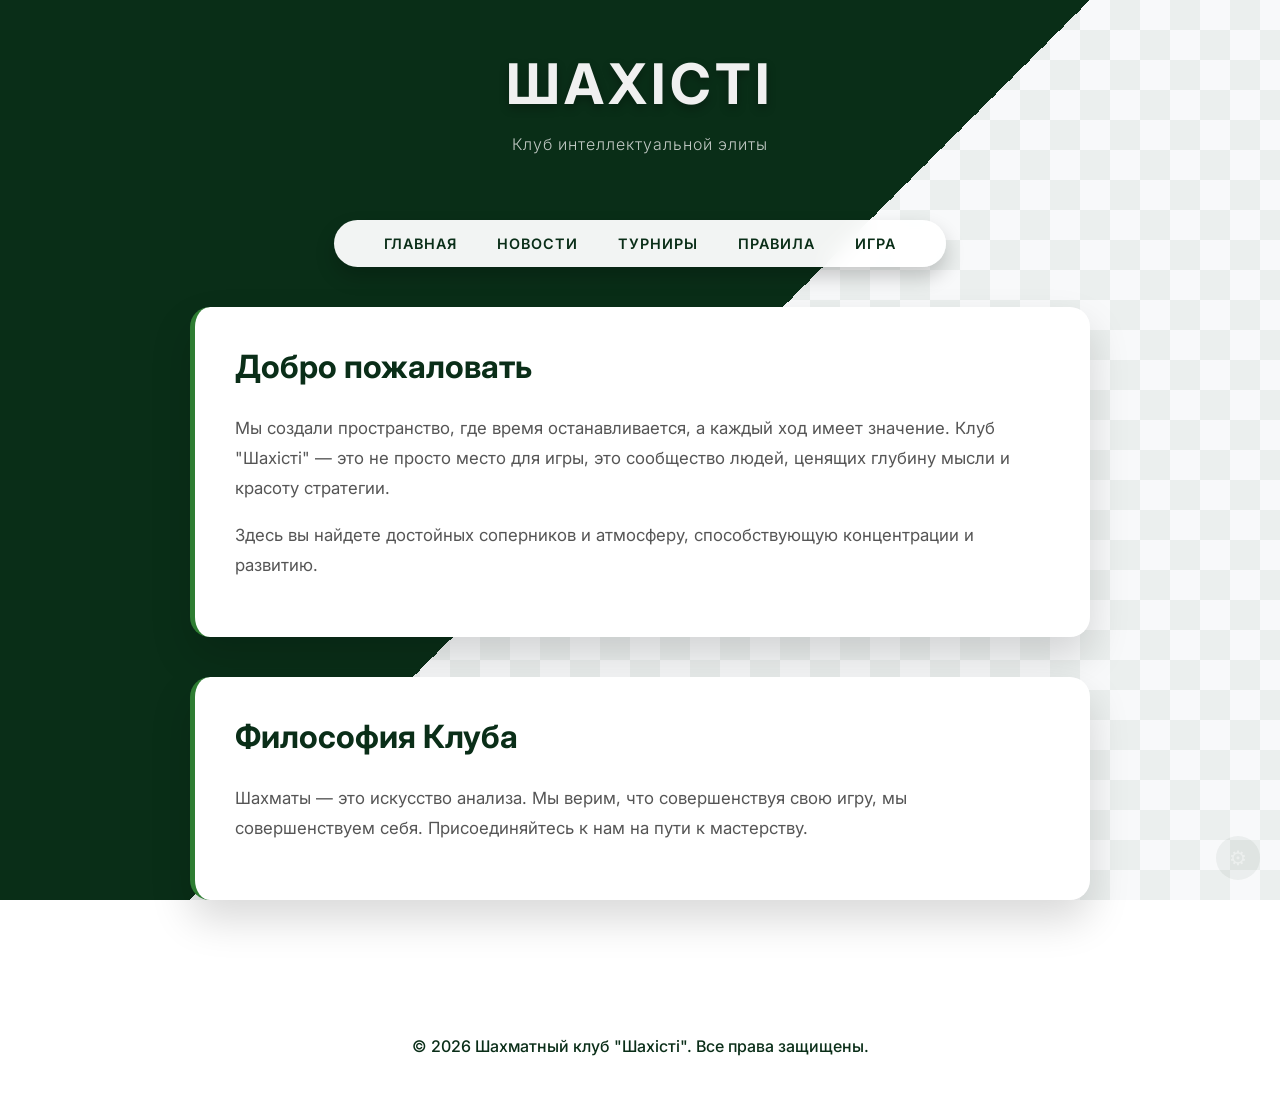
<file: index.html>
<!DOCTYPE html>
<html lang="ru">
<head>
    <meta charset="UTF-8">
    <meta name="viewport" content="width=device-width, initial-scale=1.0">
    <title>Шахісті - Главная</title>
    <link rel="stylesheet" href="style.css">
    <link href="https://fonts.googleapis.com/css2?family=Inter:wght@300;500;700&display=swap" rel="stylesheet">
</head>
<body>

<header>
    <h1 id="site-title">Шахісті</h1>
    <p id="site-subtitle">Клуб интеллектуальной элиты</p>
</header>

<nav>
    <a href="index.html">Главная</a>
    <a href="news.html">Новости</a>
    <a href="tournaments.html">Турниры</a>
    <a href="rules.html">Правила</a>
    <a href="game.html">Игра</a>
</nav>

<div class="container">
    <div class="card" id="welcome-section">
        <!-- Default content if nothing is saved -->
        <h2>Добро пожаловать</h2>
        <p>Мы создали пространство, где время останавливается, а каждый ход имеет значение. Клуб "Шахісті" — это не просто место для игры, это сообщество людей, ценящих глубину мысли и красоту стратегии.</p>
        <p>Здесь вы найдете достойных соперников и атмосферу, способствующую концентрации и развитию.</p>
    </div>

    <div class="card" id="philosophy-section">
        <!-- Default content if nothing is saved -->
        <h2>Философия Клуба</h2>
        <p>Шахматы — это искусство анализа. Мы верим, что совершенствуя свою игру, мы совершенствуем себя. Присоединяйтесь к нам на пути к мастерству.</p>
    </div>
</div>

<footer>
    <p>&copy; 2026 Шахматный клуб "Шахісті". Все права защищены.</p>
</footer>

<!-- Secret Admin Button -->
<a href="admin.html" class="admin-trigger" title="Admin Panel"></a>

<script>
    document.addEventListener('DOMContentLoaded', () => {
        // Load Main Page Content
        const mainContent = JSON.parse(localStorage.getItem('chess_main_page'));

        if (mainContent) {
            if (mainContent.siteTitle) document.getElementById('site-title').innerText = mainContent.siteTitle;
            if (mainContent.siteSubtitle) document.getElementById('site-subtitle').innerText = mainContent.siteSubtitle;

            if (mainContent.welcomeHtml) {
                document.getElementById('welcome-section').innerHTML = mainContent.welcomeHtml;
            }
            if (mainContent.philosophyHtml) {
                document.getElementById('philosophy-section').innerHTML = mainContent.philosophyHtml;
            }
        }
    });
</script>

</body>
</html>
</file>
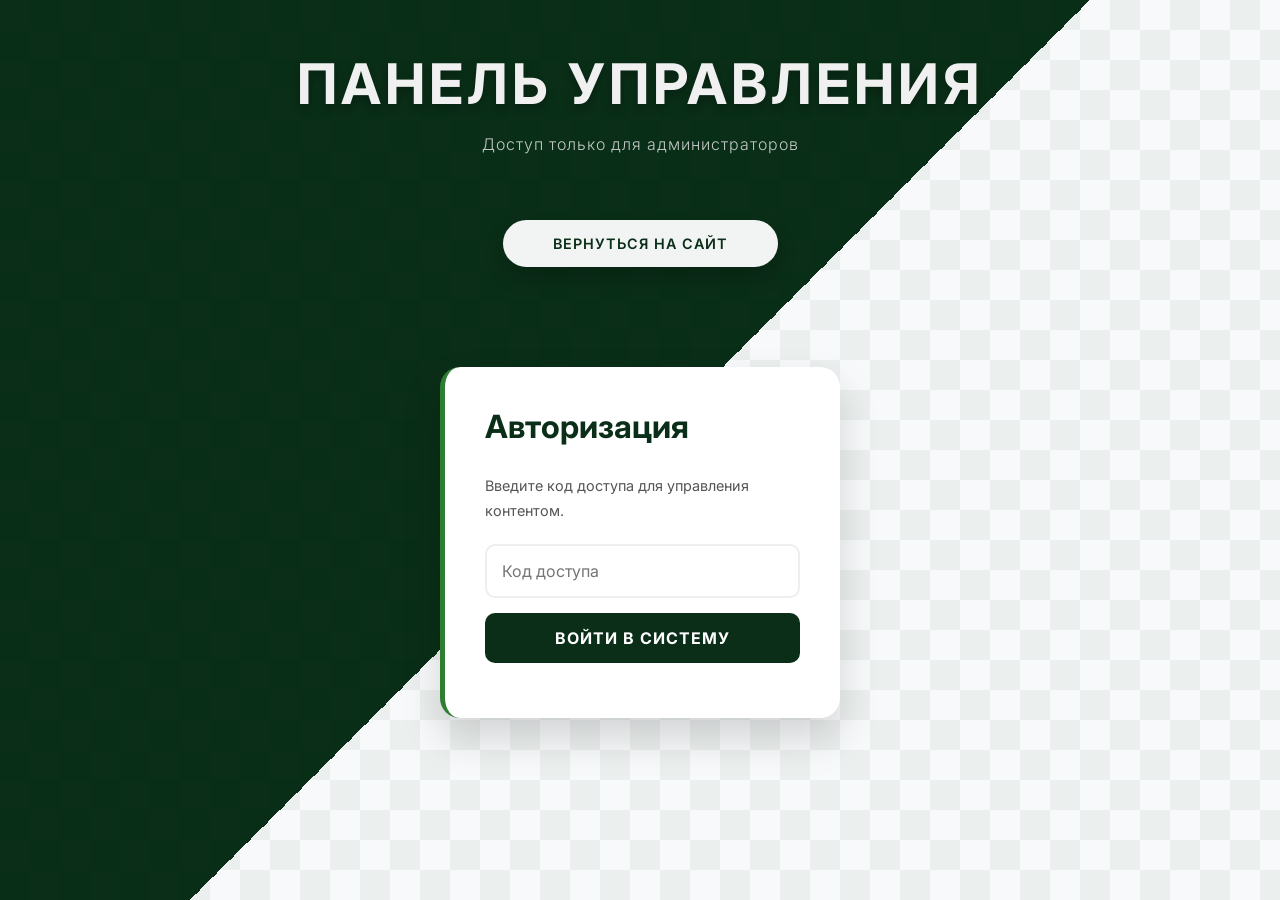
<file: admin.html>
<!DOCTYPE html>
<html lang="ru">
<head>
    <meta charset="UTF-8">
    <meta name="viewport" content="width=device-width, initial-scale=1.0">
    <title>Админ Панель</title>
    <link rel="stylesheet" href="style.css">
    <link href="https://fonts.googleapis.com/css2?family=Inter:wght@300;500;700&display=swap" rel="stylesheet">
</head>
<body>

<header>
    <h1>Панель Управления</h1>
    <p>Доступ только для администраторов</p>
</header>

<nav>
    <a href="index.html">Вернуться на сайт</a>
</nav>

<div class="container">

    <!-- Login Section -->
    <div id="login-section" class="admin-login">
        <div class="card">
            <h2>Авторизация</h2>
            <p style="margin-bottom: 20px; font-size: 0.9em;">Введите код доступа для управления контентом.</p>
            <input type="password" id="password-input" placeholder="Код доступа">
            <button onclick="checkLogin()">Войти в систему</button>
            <p id="login-error" style="color: #c62828; display: none; margin-top: 10px;">Неверный код доступа</p>
        </div>
    </div>

    <!-- Admin Content (Hidden by default) -->
    <div id="admin-content" style="display: none;">

        <!-- Main Page Management -->
        <div class="admin-section">
            <h2 style="color: var(--green-deep);">Редактирование Главной Страницы</h2>

            <label>Название сайта (в шапке):</label>
            <input type="text" id="main-title" placeholder="Шахісті">

            <label>Подзаголовок (в шапке):</label>
            <input type="text" id="main-subtitle" placeholder="Клуб интеллектуальной элиты">

            <label>Блок "Добро пожаловать" (HTML):</label>
            <textarea id="main-welcome" rows="5"></textarea>

            <label>Блок "Философия" (HTML):</label>
            <textarea id="main-philosophy" rows="5"></textarea>

            <button onclick="saveMainPage()">Сохранить Главную</button>
        </div>

        <!-- News Management -->
        <div class="admin-section">
            <h2 style="color: var(--green-deep);">Управление Новостями</h2>
            <input type="text" id="news-title" placeholder="Заголовок новости">
            <input type="date" id="news-date">
            <textarea id="news-content" rows="4" placeholder="Текст новости"></textarea>
            <input type="text" id="news-image" placeholder="URL картинки (необязательно)">
            <button onclick="addNews()">Опубликовать новость</button>

            <h3 style="margin-top: 30px; color: var(--text-dark);">Список новостей</h3>
            <div id="news-list" class="item-list"></div>
        </div>

        <!-- Tournament Management -->
        <div class="admin-section">
            <h2 style="color: var(--green-deep);">Управление Турнирами</h2>
            <input type="text" id="tourn-title" placeholder="Название турнира">
            <input type="text" id="tourn-date" placeholder="Дата проведения (например, 25.12.2026)">
            <textarea id="tourn-desc" rows="3" placeholder="Описание, формат, взносы"></textarea>
            <button onclick="addTournament()">Создать турнир</button>

            <h3 style="margin-top: 30px; color: var(--text-dark);">Список турниров</h3>
            <div id="tourn-list" class="item-list"></div>
        </div>

        <!-- Rules Management -->
        <div class="admin-section">
            <h2 style="color: var(--green-deep);">Редактирование Правил</h2>
            <p style="font-size: 0.9em; color: #777;">Используйте HTML теги для форматирования (например &lt;p&gt;, &lt;h3&gt;)</p>
            <textarea id="rules-editor" rows="10"></textarea>
            <button onclick="saveRules()">Сохранить правила</button>
        </div>

    </div>
</div>

<script>
    const SECRET_CODE = "1502";

    function checkLogin() {
        const input = document.getElementById('password-input').value;
        if (input === SECRET_CODE) {
            document.getElementById('login-section').style.display = 'none';
            document.getElementById('admin-content').style.display = 'block';
            loadData();
        } else {
            document.getElementById('login-error').style.display = 'block';
        }
    }

    function loadData() {
        renderNewsList();
        renderTournList();

        // Load Rules
        const currentRules = localStorage.getItem('chess_rules');
        if (currentRules) {
            document.getElementById('rules-editor').value = currentRules;
        } else {
            document.getElementById('rules-editor').value = `<h2>Общие положения</h2>
<p>1. Уважение к сопернику обязательно.</p>
<p>2. Соблюдение тишины.</p>`;
        }

        // Load Main Page Data
        const mainContent = JSON.parse(localStorage.getItem('chess_main_page') || '{}');
        document.getElementById('main-title').value = mainContent.siteTitle || 'Шахісті';
        document.getElementById('main-subtitle').value = mainContent.siteSubtitle || 'Клуб интеллектуальной элиты';

        // Default values for textareas if empty
        const defaultWelcome = `<h2>Добро пожаловать</h2>
<p>Мы создали пространство, где время останавливается, а каждый ход имеет значение.</p>`;
        const defaultPhilosophy = `<h2>Философия Клуба</h2>
<p>Шахматы — это искусство анализа.</p>`;

        document.getElementById('main-welcome').value = mainContent.welcomeHtml || defaultWelcome;
        document.getElementById('main-philosophy').value = mainContent.philosophyHtml || defaultPhilosophy;
    }

    // --- Main Page Functions ---
    function saveMainPage() {
        const data = {
            siteTitle: document.getElementById('main-title').value,
            siteSubtitle: document.getElementById('main-subtitle').value,
            welcomeHtml: document.getElementById('main-welcome').value,
            philosophyHtml: document.getElementById('main-philosophy').value
        };
        localStorage.setItem('chess_main_page', JSON.stringify(data));
        alert("Главная страница обновлена!");
    }

    // --- News Functions ---
    function addNews() {
        const title = document.getElementById('news-title').value;
        const date = document.getElementById('news-date').value;
        const content = document.getElementById('news-content').value;
        const image = document.getElementById('news-image').value;

        if (!title || !content) {
            alert("Заполните заголовок и текст!");
            return;
        }

        const newsItem = {
            id: Date.now(),
            title,
            date: date || new Date().toLocaleDateString(),
            content,
            image
        };

        let news = JSON.parse(localStorage.getItem('chess_news') || '[]');
        news.push(newsItem);
        localStorage.setItem('chess_news', JSON.stringify(news));

        alert("Новость добавлена!");
        document.getElementById('news-title').value = '';
        document.getElementById('news-content').value = '';
        document.getElementById('news-image').value = '';

        renderNewsList();
    }

    function renderNewsList() {
        const list = document.getElementById('news-list');
        list.innerHTML = '';
        let news = JSON.parse(localStorage.getItem('chess_news') || '[]');

        // Sort by id descending (newest first)
        news.sort((a, b) => b.id - a.id);

        news.forEach(item => {
            const div = document.createElement('div');
            div.className = 'item-entry';
            div.innerHTML = `
                <div>
                    <strong style="color: var(--text-dark); font-size: 1.1em;">${item.title}</strong>
                    <br>
                    <span style="font-size:0.85em; color: #777;">${item.date}</span>
                </div>
                <button class="delete-btn" onclick="deleteNews(${item.id})">Удалить</button>
            `;
            list.appendChild(div);
        });
    }

    function deleteNews(id) {
        if(!confirm("Удалить эту новость?")) return;
        let news = JSON.parse(localStorage.getItem('chess_news') || '[]');
        news = news.filter(n => n.id !== id);
        localStorage.setItem('chess_news', JSON.stringify(news));
        renderNewsList();
    }

    // --- Tournament Functions ---
    function addTournament() {
        const title = document.getElementById('tourn-title').value;
        const date = document.getElementById('tourn-date').value;
        const desc = document.getElementById('tourn-desc').value;

        if (!title) {
            alert("Введите название турнира!");
            return;
        }

        const tournItem = {
            id: Date.now(),
            title,
            date,
            description: desc
        };

        let tourns = JSON.parse(localStorage.getItem('chess_tournaments') || '[]');
        tourns.push(tournItem);
        localStorage.setItem('chess_tournaments', JSON.stringify(tourns));

        alert("Турнир создан!");
        document.getElementById('tourn-title').value = '';
        document.getElementById('tourn-desc').value = '';
        document.getElementById('tourn-date').value = '';

        renderTournList();
    }

    function renderTournList() {
        const list = document.getElementById('tourn-list');
        list.innerHTML = '';
        let tourns = JSON.parse(localStorage.getItem('chess_tournaments') || '[]');

        tourns.sort((a, b) => b.id - a.id);

        tourns.forEach(item => {
            const div = document.createElement('div');
            div.className = 'item-entry';
            div.innerHTML = `
                <div>
                    <strong style="color: var(--text-dark); font-size: 1.1em;">${item.title}</strong>
                    <br>
                    <span style="font-size:0.85em; color: #777;">${item.date}</span>
                </div>
                <button class="delete-btn" onclick="deleteTourn(${item.id})">Удалить</button>
            `;
            list.appendChild(div);
        });
    }

    function deleteTourn(id) {
        if(!confirm("Удалить этот турнир?")) return;
        let tourns = JSON.parse(localStorage.getItem('chess_tournaments') || '[]');
        tourns = tourns.filter(t => t.id !== id);
        localStorage.setItem('chess_tournaments', JSON.stringify(tourns));
        renderTournList();
    }

    // --- Rules Functions ---
    function saveRules() {
        const content = document.getElementById('rules-editor').value;
        localStorage.setItem('chess_rules', content);
        alert("Правила обновлены!");
    }

</script>

</body>
</html>
</file>
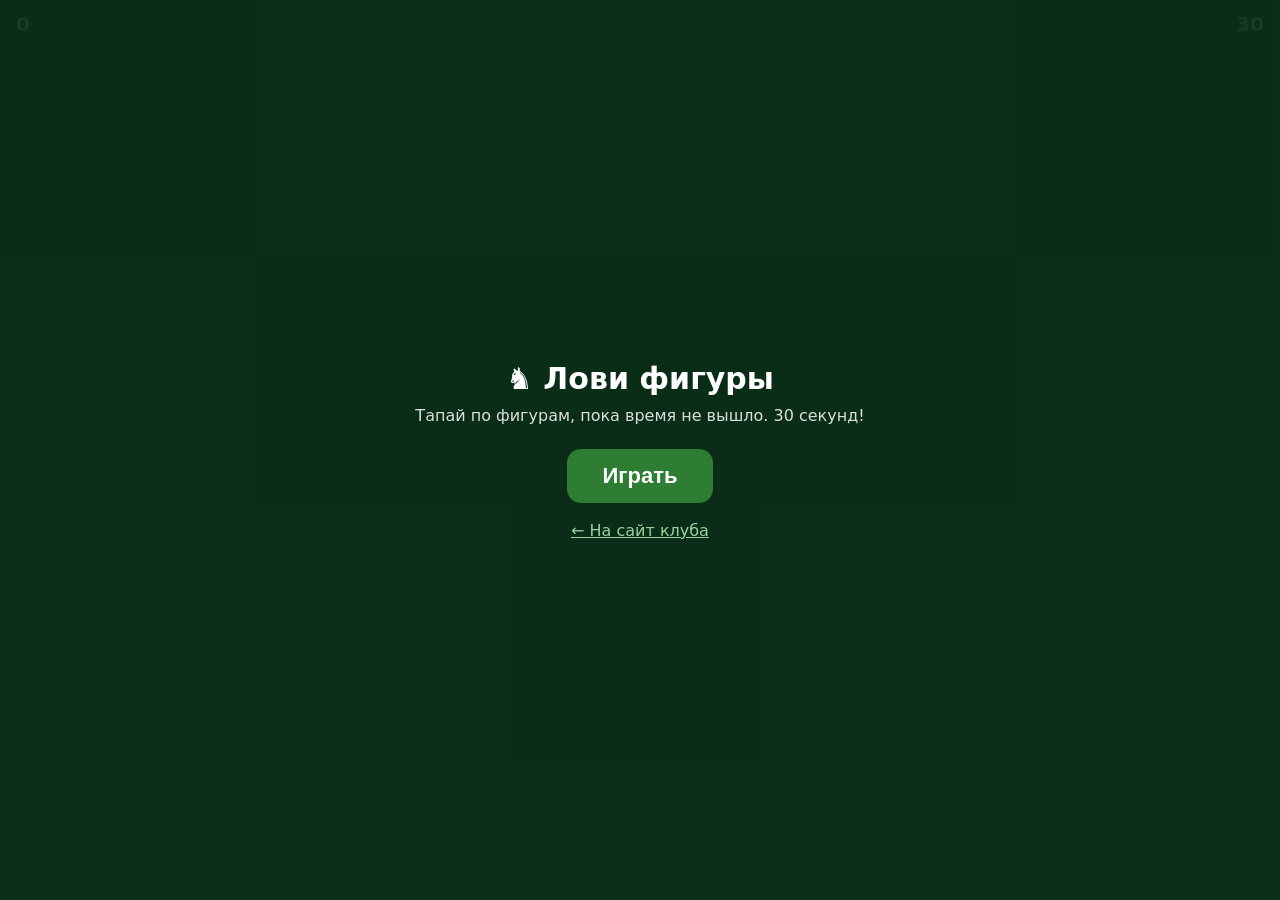
<file: game.html>
<!DOCTYPE html>
<html lang="ru">
<head>
<meta charset="UTF-8">
<meta name="viewport" content="width=device-width, initial-scale=1.0, user-scalable=no">
<title>Шахісті - Мини-игра</title>
<style>
  html,body{margin:0;height:100%;overflow:hidden;background:#0a2e18;color:#fff;font-family:system-ui,sans-serif;touch-action:manipulation;user-select:none;-webkit-user-select:none}
  #top{position:fixed;top:0;left:0;right:0;display:flex;justify-content:space-between;padding:12px 16px;font-size:20px;font-weight:700;z-index:2}
  #field{position:fixed;inset:0;overflow:hidden}
  .p{position:absolute;font-size:48px;cursor:pointer;line-height:1}
  #menu{position:fixed;inset:0;display:flex;flex-direction:column;align-items:center;justify-content:center;background:rgba(10,46,24,.94);z-index:3;text-align:center;padding:20px}
  #menu h1{margin:0 0 10px;font-size:30px}
  #menu p{margin:0 0 24px;opacity:.85}
  button{font-size:22px;padding:14px 36px;border:0;border-radius:14px;background:#2e7d32;color:#fff;font-weight:700;cursor:pointer}
  a{color:#9ad1a0;margin-top:18px}
</style>
</head>
<body>
<div id="top"><span id="score">0</span><span id="time">30</span></div>
<div id="field"></div>
<div id="menu">
  <h1>♞ Лови фигуры</h1>
  <p id="msg">Тапай по фигурам, пока время не вышло. 30 секунд!</p>
  <button id="start">Играть</button>
  <a href="index.html">← На сайт клуба</a>
</div>
<script>
const P=['♔','♕','♖','♗','♘','♙'];
const field=document.getElementById('field');
let score=0,left=30,timers=[];

function spawn(){
  const el=document.createElement('div');
  el.className='p';
  el.textContent=P[Math.random()*P.length|0];
  el.style.left=(Math.random()*(innerWidth-60))+'px';
  el.style.top='-60px';
  el.style.transition='top 2.5s linear';
  el.addEventListener('pointerdown',e=>{
    e.preventDefault();
    score++;
    document.getElementById('score').textContent=score;
    el.remove();
  });
  field.appendChild(el);
  requestAnimationFrame(()=>requestAnimationFrame(()=>{el.style.top=innerHeight+'px'}));
  el.addEventListener('transitionend',()=>el.remove());
}

function start(){
  field.innerHTML='';
  score=0;left=30;
  document.getElementById('score').textContent=0;
  document.getElementById('time').textContent=left;
  document.getElementById('menu').style.display='none';
  timers.push(setInterval(spawn,600));
  timers.push(setInterval(()=>{
    left--;
    document.getElementById('time').textContent=left;
    if(left<=0) end();
  },1000));
}

function end(){
  timers.forEach(clearInterval);timers=[];
  field.innerHTML='';
  document.getElementById('msg').textContent='Время вышло! Твой счёт: '+score;
  document.getElementById('start').textContent='Ещё раз';
  document.getElementById('menu').style.display='flex';
}

document.getElementById('start').onclick=start;
</script>
</body>
</html>
</file>
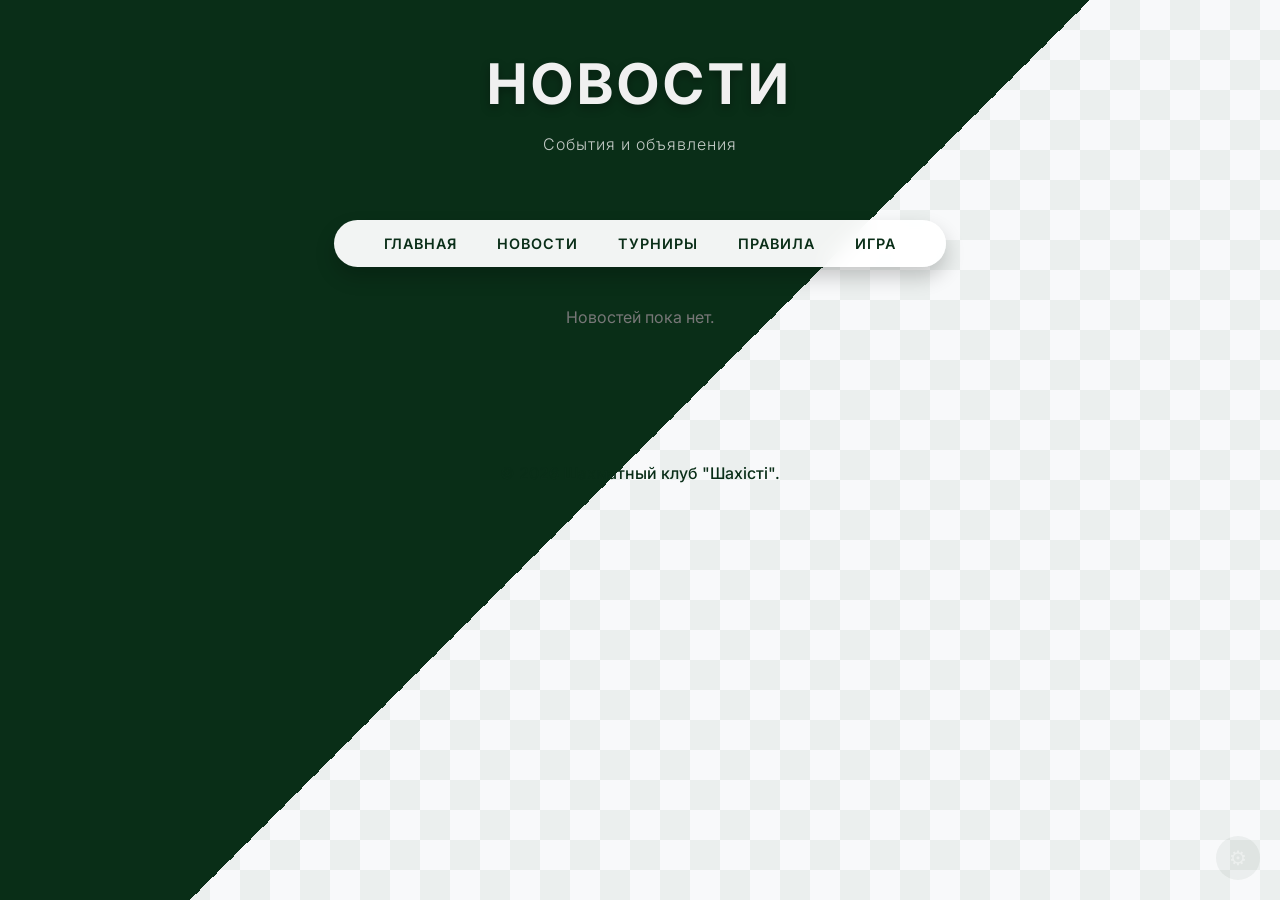
<file: news.html>
<!DOCTYPE html>
<html lang="ru">
<head>
    <meta charset="UTF-8">
    <meta name="viewport" content="width=device-width, initial-scale=1.0">
    <title>Шахісті - Новости</title>
    <link rel="stylesheet" href="style.css">
    <link href="https://fonts.googleapis.com/css2?family=Inter:wght@300;500;700&display=swap" rel="stylesheet">
</head>
<body>

<header>
    <h1>Новости</h1>
    <p>События и объявления</p>
</header>

<nav>
    <a href="index.html">Главная</a>
    <a href="news.html">Новости</a>
    <a href="tournaments.html">Турниры</a>
    <a href="rules.html">Правила</a>
    <a href="game.html">Игра</a>
</nav>

<div class="container" id="news-container">
    <!-- News items will be loaded here from localStorage -->
</div>

<footer>
    <p>&copy; 2026 Шахматный клуб "Шахісті".</p>
</footer>

<!-- Secret Admin Button -->
<a href="admin.html" class="admin-trigger" title="Admin Panel"></a>

<script>
    document.addEventListener('DOMContentLoaded', () => {
        const newsContainer = document.getElementById('news-container');
        const storedNews = JSON.parse(localStorage.getItem('chess_news') || '[]');

        if (storedNews.length === 0) {
            newsContainer.innerHTML = '<p style="text-align:center; color:#777;">Новостей пока нет.</p>';
            return;
        }

        // Render stored news in reverse order (newest first)
        storedNews.reverse().forEach(item => {
            const card = document.createElement('div');
            card.className = 'card';

            let imageHtml = '';
            if (item.image) {
                imageHtml = `<img src="${item.image}" alt="News Image">`;
            }

            card.innerHTML = `
                <span class="date">${item.date}</span>
                <h2>${item.title}</h2>
                <p>${item.content}</p>
                ${imageHtml}
            `;
            newsContainer.appendChild(card);
        });
    });
</script>

</body>
</html>
</file>
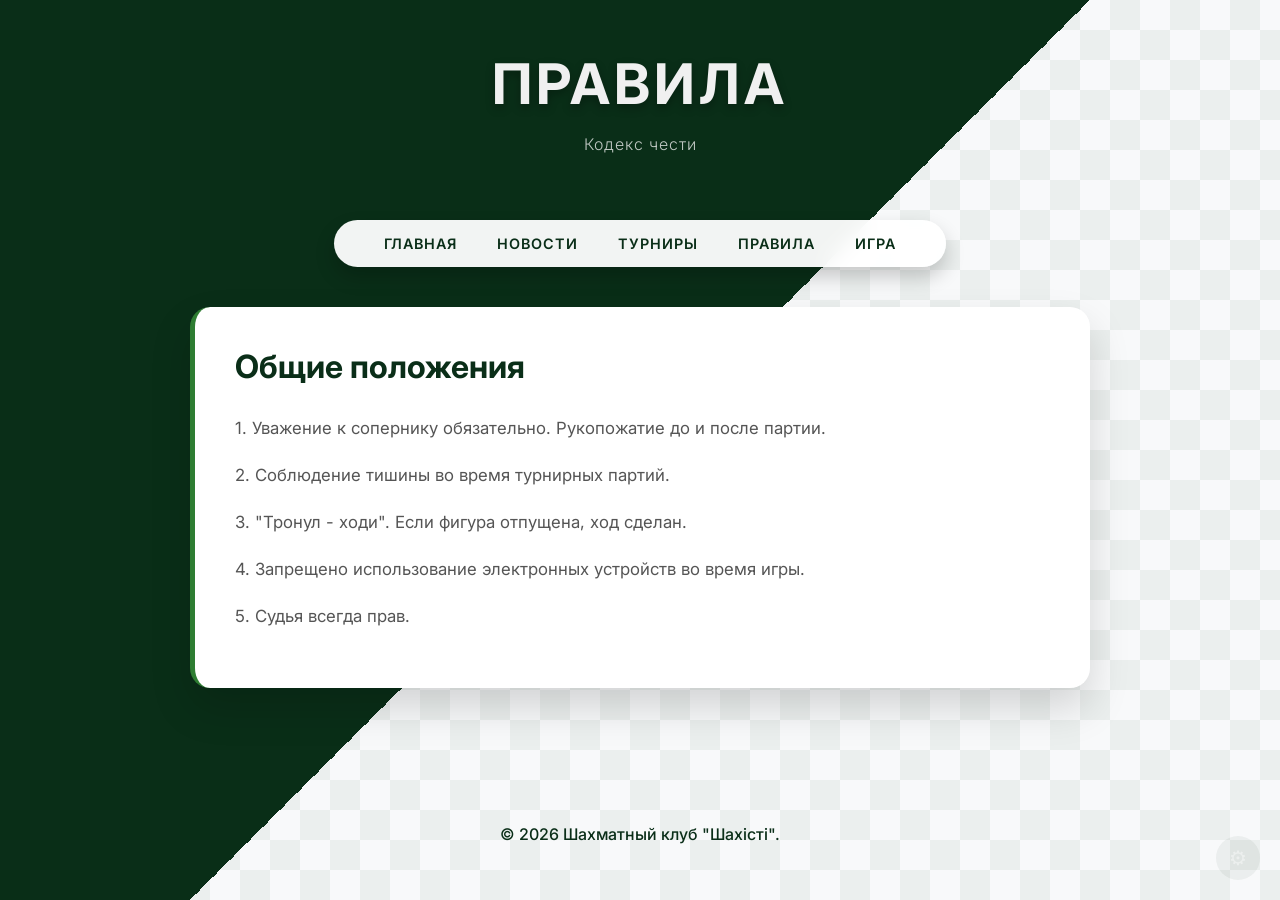
<file: rules.html>
<!DOCTYPE html>
<html lang="ru">
<head>
    <meta charset="UTF-8">
    <meta name="viewport" content="width=device-width, initial-scale=1.0">
    <title>Шахісті - Правила</title>
    <link rel="stylesheet" href="style.css">
    <link href="https://fonts.googleapis.com/css2?family=Inter:wght@300;500;700&display=swap" rel="stylesheet">
</head>
<body>

<header>
    <h1>Правила</h1>
    <p>Кодекс чести</p>
</header>

<nav>
    <a href="index.html">Главная</a>
    <a href="news.html">Новости</a>
    <a href="tournaments.html">Турниры</a>
    <a href="rules.html">Правила</a>
    <a href="game.html">Игра</a>
</nav>

<div class="container">
    <div class="card" id="rules-content">
        <h2>Общие положения</h2>
        <p>1. Уважение к сопернику обязательно. Рукопожатие до и после партии.</p>
        <p>2. Соблюдение тишины во время турнирных партий.</p>
        <p>3. "Тронул - ходи". Если фигура отпущена, ход сделан.</p>
        <p>4. Запрещено использование электронных устройств во время игры.</p>
        <p>5. Судья всегда прав.</p>
    </div>
</div>

<footer>
    <p>&copy; 2026 Шахматный клуб "Шахісті".</p>
</footer>

<!-- Secret Admin Button -->
<a href="admin.html" class="admin-trigger" title="Admin Panel"></a>

<script>
    document.addEventListener('DOMContentLoaded', () => {
        const rulesContent = document.getElementById('rules-content');
        const storedRules = localStorage.getItem('chess_rules');

        if (storedRules) {
            rulesContent.innerHTML = storedRules;
        }
    });
</script>

</body>
</html>
</file>
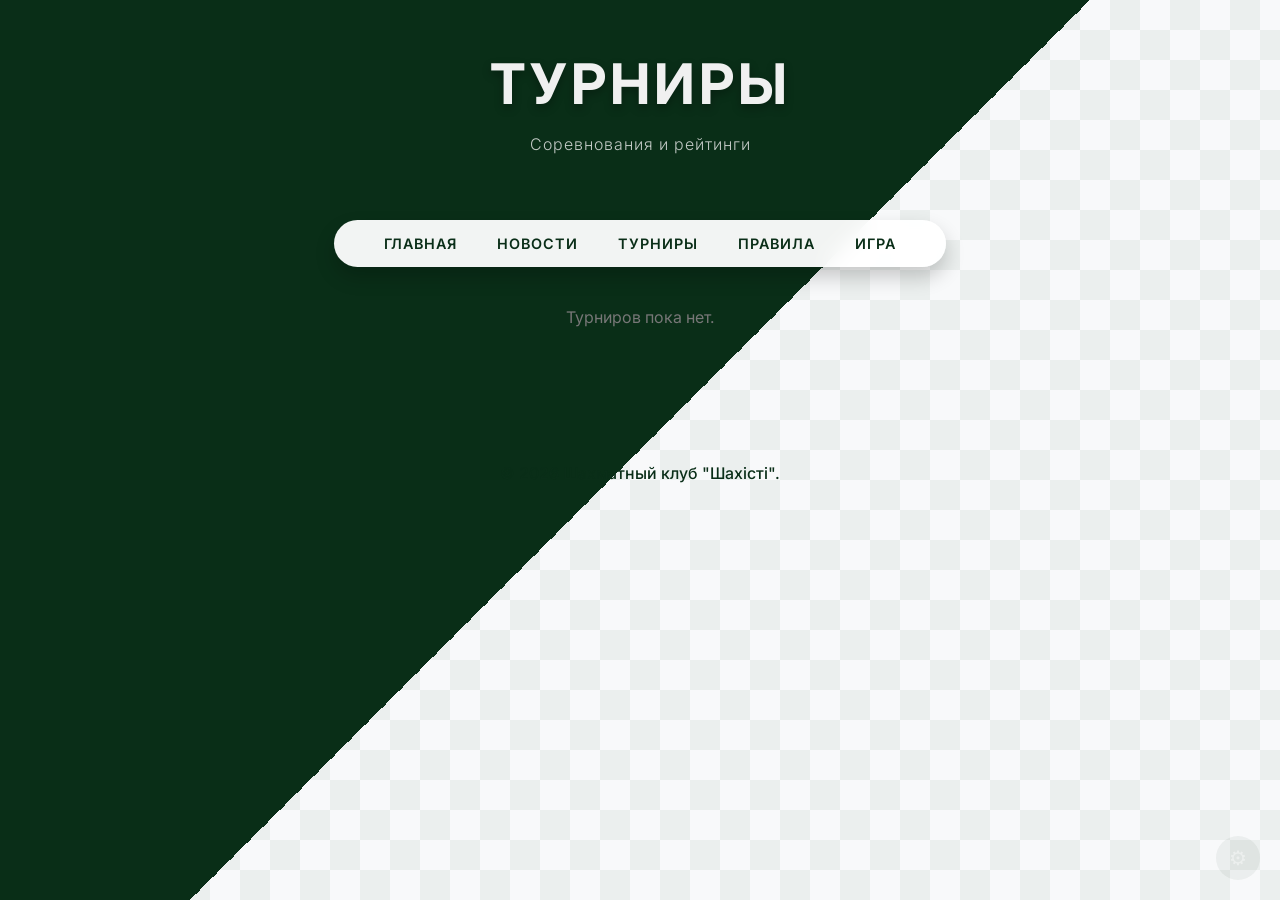
<file: tournaments.html>
<!DOCTYPE html>
<html lang="ru">
<head>
    <meta charset="UTF-8">
    <meta name="viewport" content="width=device-width, initial-scale=1.0">
    <title>Шахісті - Турниры</title>
    <link rel="stylesheet" href="style.css">
    <link href="https://fonts.googleapis.com/css2?family=Inter:wght@300;500;700&display=swap" rel="stylesheet">
</head>
<body>

<header>
    <h1>Турниры</h1>
    <p>Соревнования и рейтинги</p>
</header>

<nav>
    <a href="index.html">Главная</a>
    <a href="news.html">Новости</a>
    <a href="tournaments.html">Турниры</a>
    <a href="rules.html">Правила</a>
    <a href="game.html">Игра</a>
</nav>

<div class="container" id="tournaments-container">
    <!-- Tournaments will be loaded here -->
</div>

<footer>
    <p>&copy; 2026 Шахматный клуб "Шахісті".</p>
</footer>

<!-- Secret Admin Button -->
<a href="admin.html" class="admin-trigger" title="Admin Panel"></a>

<script>
    document.addEventListener('DOMContentLoaded', () => {
        const container = document.getElementById('tournaments-container');
        const storedTournaments = JSON.parse(localStorage.getItem('chess_tournaments') || '[]');

        if (storedTournaments.length === 0) {
            container.innerHTML = '<p style="text-align:center; color:#777;">Турниров пока нет.</p>';
            return;
        }

        storedTournaments.reverse().forEach(item => {
            const card = document.createElement('div');
            card.className = 'card';

            card.innerHTML = `
                <span class="date">${item.date}</span>
                <h2>${item.title}</h2>
                <p>${item.description}</p>
            `;
            container.appendChild(card);
        });
    });
</script>

</body>
</html>
</file>
<file: style.css>
:root {
    --green-deep: #0a2e18;
    --green-accent: #2e7d32;
    --white-bg: #f8f9fa;
    --text-dark: #1a1a1a;
    --text-light: #f0f0f0;
    --shadow-card: 0 20px 40px rgba(0,0,0,0.15);
}

body {
    font-family: 'Inter', sans-serif;
    margin: 0;
    padding: 0;
    min-height: 100vh;
    /* Diagonal split background: Top-Left Green, Bottom-Right White */
    background: linear-gradient(135deg, var(--green-deep) 0%, var(--green-deep) 50%, var(--white-bg) 50%, var(--white-bg) 100%);
    background-attachment: fixed; /* Keeps the split in place while scrolling */
    color: var(--text-dark);
}

/* Add a subtle texture to the green side using a pseudo-element */
body::before {
    content: "";
    position: fixed;
    top: 0;
    left: 0;
    width: 100%;
    height: 100%;
    background-image:
        linear-gradient(45deg, #0f3d20 25%, transparent 25%, transparent 75%, #0f3d20 75%, #0f3d20),
        linear-gradient(45deg, #0f3d20 25%, transparent 25%, transparent 75%, #0f3d20 75%, #0f3d20);
    background-size: 60px 60px;
    background-position: 0 0, 30px 30px;
    opacity: 0.05;
    z-index: -1;
    pointer-events: none;
}

header {
    text-align: center;
    padding: 50px 20px;
    color: var(--text-light); /* Text on the green side is white */
}

header h1 {
    font-size: 3.5rem;
    font-weight: 700;
    letter-spacing: 4px;
    margin: 0;
    text-transform: uppercase;
    text-shadow: 0 4px 10px rgba(0,0,0,0.3);
}

header p {
    font-weight: 300;
    opacity: 0.8;
    letter-spacing: 1px;
}

/* Floating Navigation Pill */
nav {
    display: flex;
    justify-content: center;
    background: rgba(255, 255, 255, 0.95);
    backdrop-filter: blur(10px);
    padding: 15px 30px;
    margin: 0 auto 40px auto;
    width: fit-content;
    border-radius: 50px;
    box-shadow: 0 10px 20px rgba(0,0,0,0.2);
    position: sticky;
    top: 20px;
    z-index: 1000;
}

nav a {
    color: var(--green-deep);
    text-decoration: none;
    margin: 0 20px;
    font-weight: 600;
    text-transform: uppercase;
    font-size: 0.9rem;
    letter-spacing: 1px;
    transition: color 0.3s, transform 0.2s;
}

nav a:hover {
    color: var(--green-accent);
    transform: translateY(-2px);
}

.container {
    max-width: 900px;
    margin: 0 auto;
    padding: 0 20px;
}

/* Polished Cards */
.card {
    background: #ffffff;
    border-radius: 20px;
    padding: 40px;
    margin-bottom: 40px;
    box-shadow: var(--shadow-card);
    transition: transform 0.3s ease, box-shadow 0.3s ease;
    border-left: 5px solid var(--green-accent); /* Accent border */
}

.card:hover {
    transform: translateY(-5px);
    box-shadow: 0 25px 50px rgba(0,0,0,0.2);
}

.card h2 {
    margin-top: 0;
    color: var(--green-deep);
    font-size: 2rem;
    font-weight: 700;
}

.card p {
    color: #555;
    line-height: 1.8;
    font-size: 1.05rem;
}

.card img {
    width: 100%;
    border-radius: 10px;
    margin-top: 20px;
    box-shadow: 0 5px 15px rgba(0,0,0,0.1);
}

.date {
    display: inline-block;
    background: var(--green-deep);
    color: #fff;
    padding: 5px 12px;
    border-radius: 20px;
    font-size: 0.8rem;
    font-weight: 600;
    margin-bottom: 15px;
}

/* Footer */
footer {
    text-align: center;
    padding: 40px;
    color: var(--green-deep); /* Text on white side is dark */
    font-weight: 500;
    margin-top: 80px;
}

/* Inputs & Buttons */
input, textarea, button {
    width: 100%;
    padding: 15px;
    margin-bottom: 15px;
    border-radius: 10px;
    border: 2px solid #eee;
    font-family: inherit;
    box-sizing: border-box;
    font-size: 1rem;
}

input:focus, textarea:focus {
    outline: none;
    border-color: var(--green-accent);
}

button {
    background: var(--green-deep);
    color: white;
    border: none;
    font-weight: 700;
    cursor: pointer;
    text-transform: uppercase;
    letter-spacing: 1px;
    transition: background 0.3s;
}

button:hover {
    background: var(--green-accent);
}

.delete-btn {
    background: #ffebee;
    color: #c62828;
    border: none;
    width: auto;
    padding: 8px 16px;
    font-size: 0.85rem;
}
.delete-btn:hover {
    background: #ffcdd2;
}

/* Admin Panel Specifics */
.admin-login {
    max-width: 400px;
    margin: 100px auto;
}

.admin-section {
    background: #fff;
    padding: 30px;
    border-radius: 20px;
    box-shadow: var(--shadow-card);
    margin-bottom: 30px;
}

.item-entry {
    background: #f9f9f9;
    padding: 15px;
    border-radius: 10px;
    margin-bottom: 10px;
    display: flex;
    justify-content: space-between;
    align-items: center;
}

/* --- NEW ADMIN BUTTON --- */
.admin-trigger {
    position: fixed;
    bottom: 20px;
    right: 20px;
    width: 40px;
    height: 40px;
    background: var(--green-deep);
    border-radius: 50%;
    opacity: 0.05; /* Almost invisible */
    cursor: pointer;
    z-index: 9999;
    transition: opacity 0.3s, transform 0.3s;
    border: 2px solid transparent;
    display: flex;
    align-items: center;
    justify-content: center;
    text-decoration: none;
}

.admin-trigger::after {
    content: "⚙";
    color: white;
    font-size: 20px;
}

.admin-trigger:hover {
    opacity: 1; /* Visible on hover */
    transform: scale(1.1);
    box-shadow: 0 5px 15px rgba(0,0,0,0.3);
}
</file>
